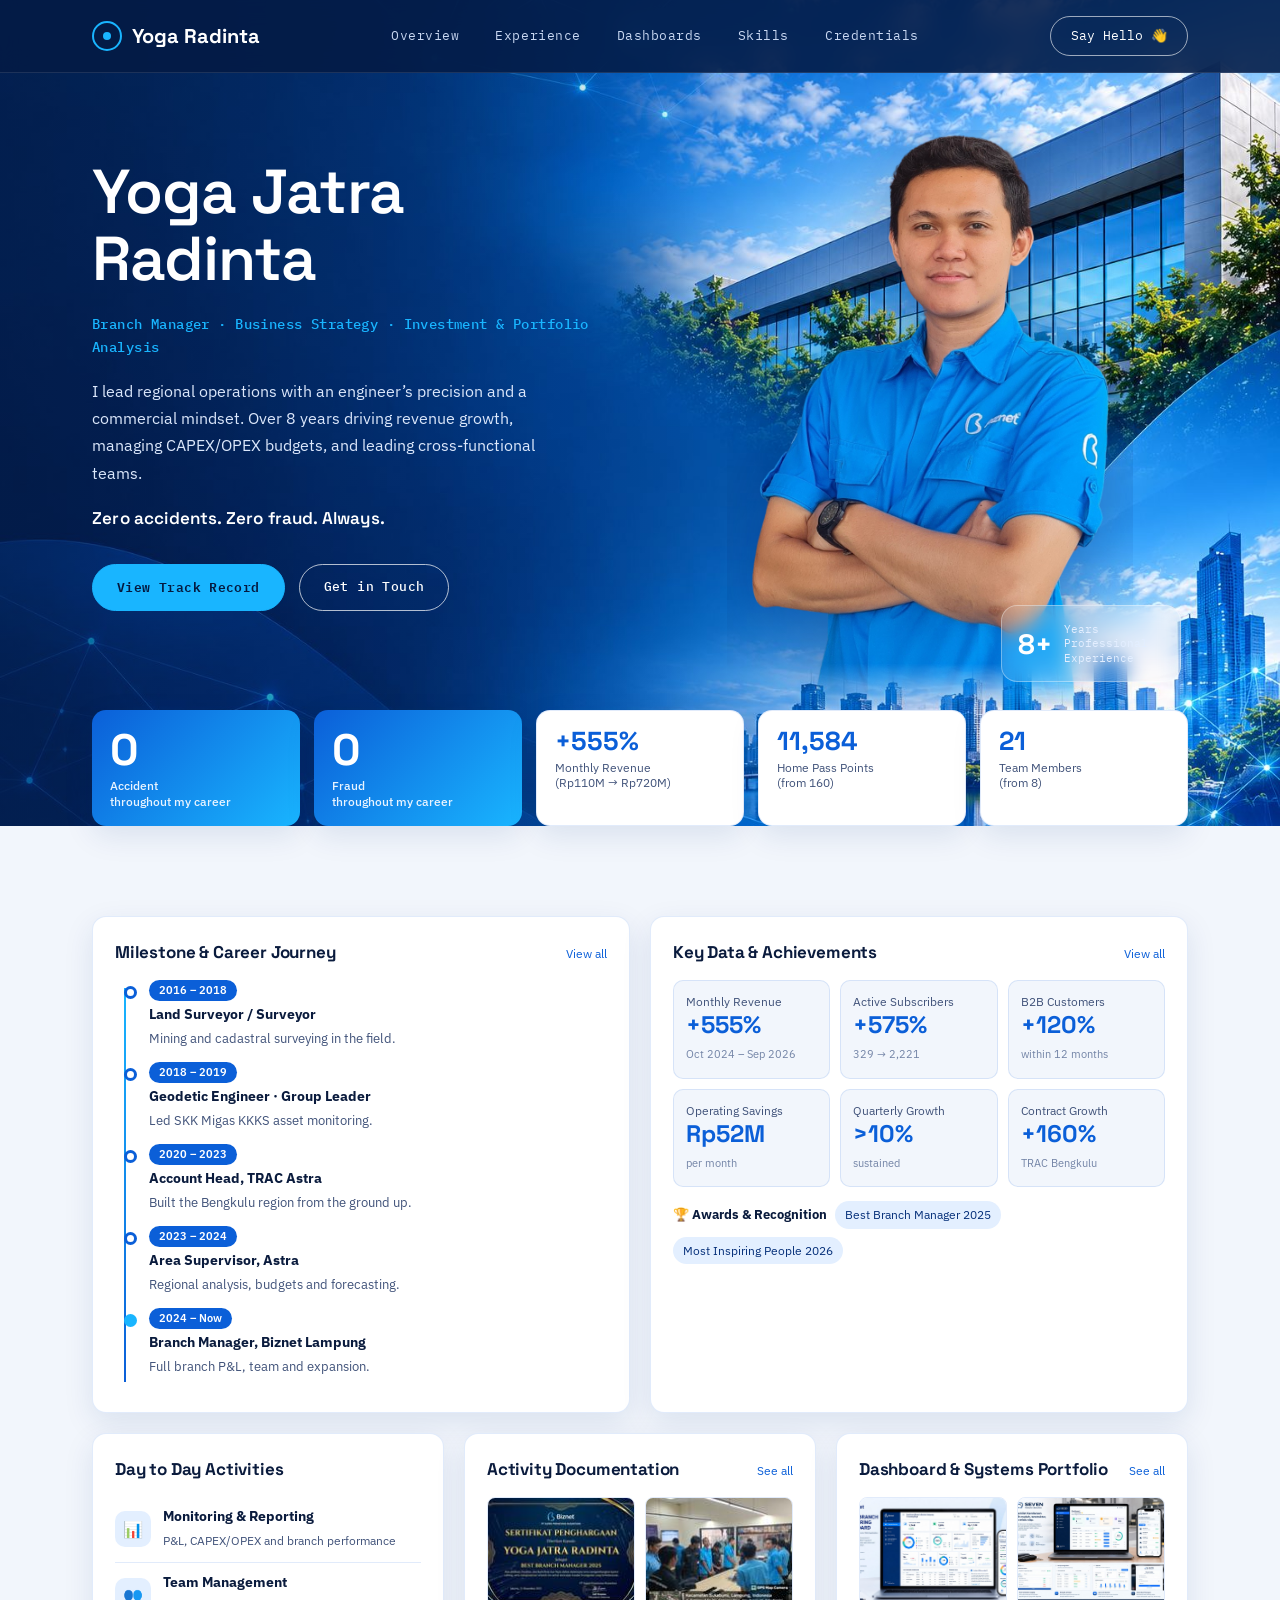
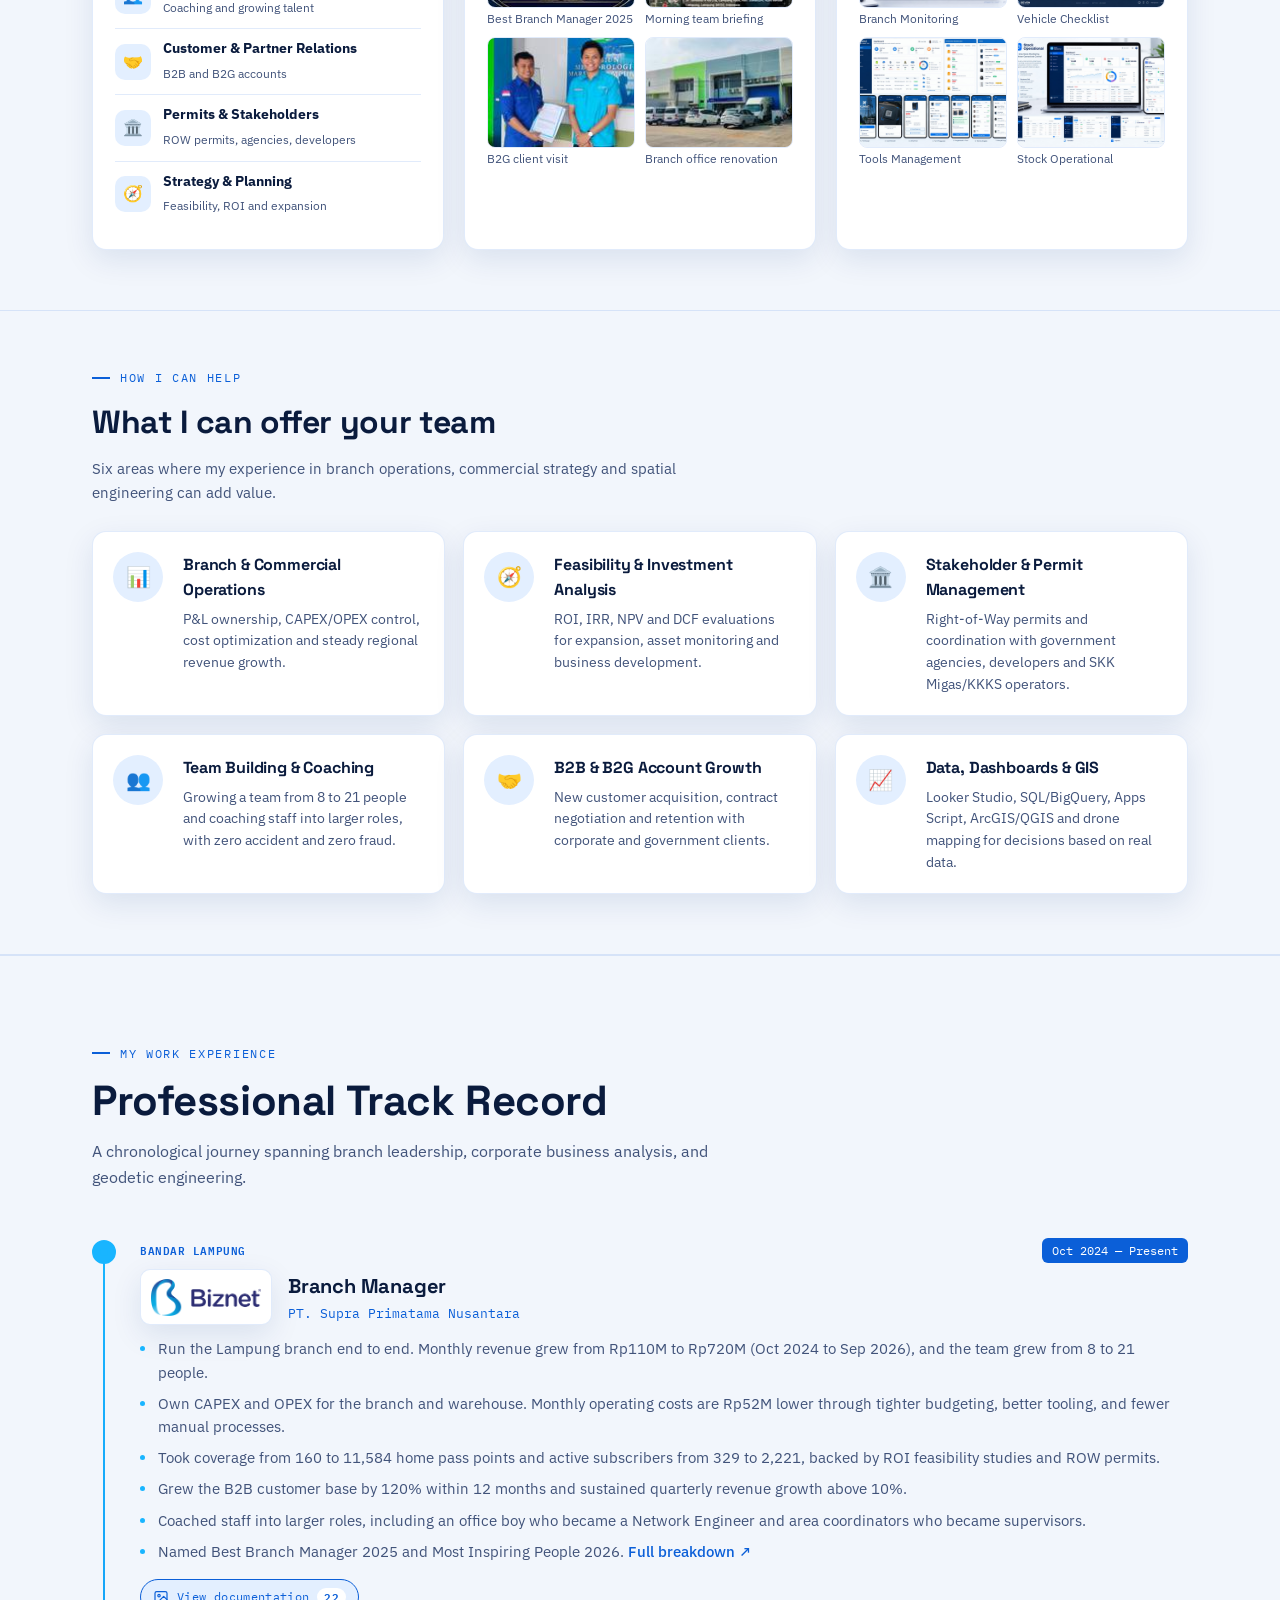
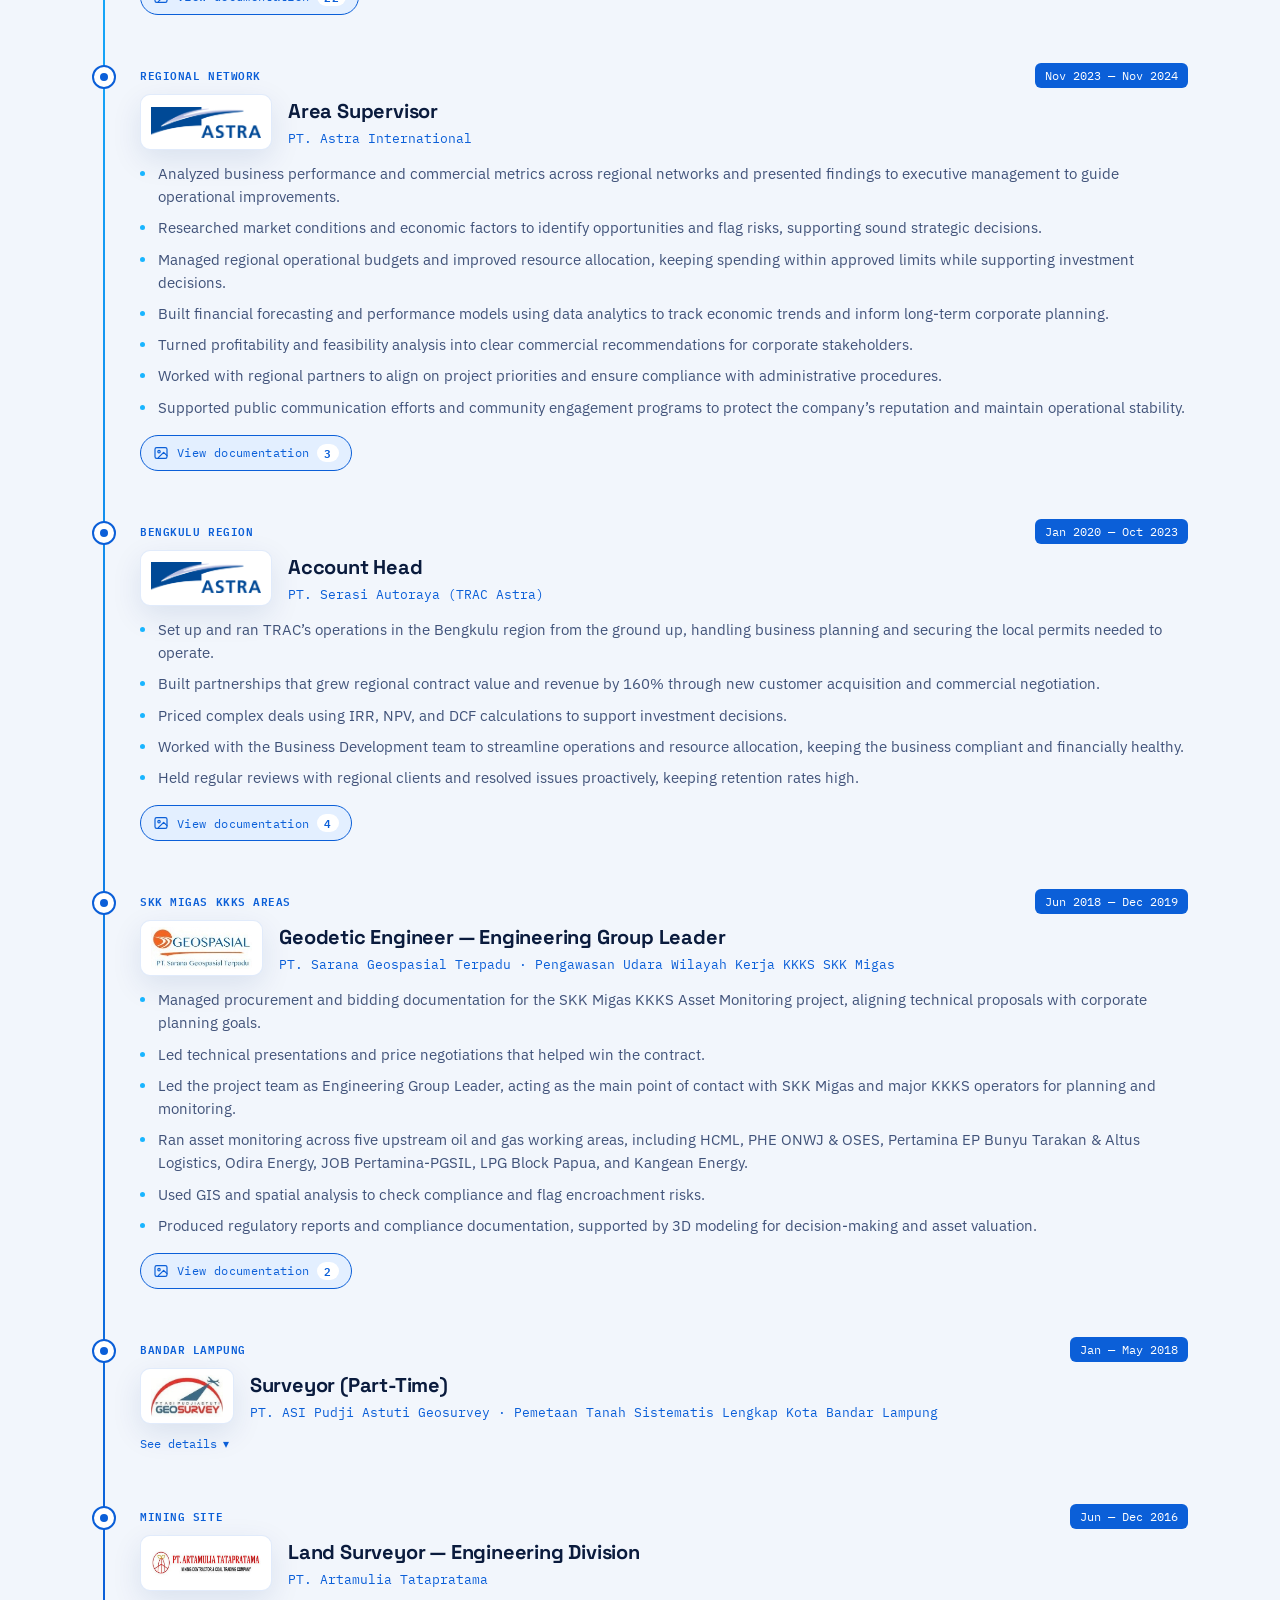
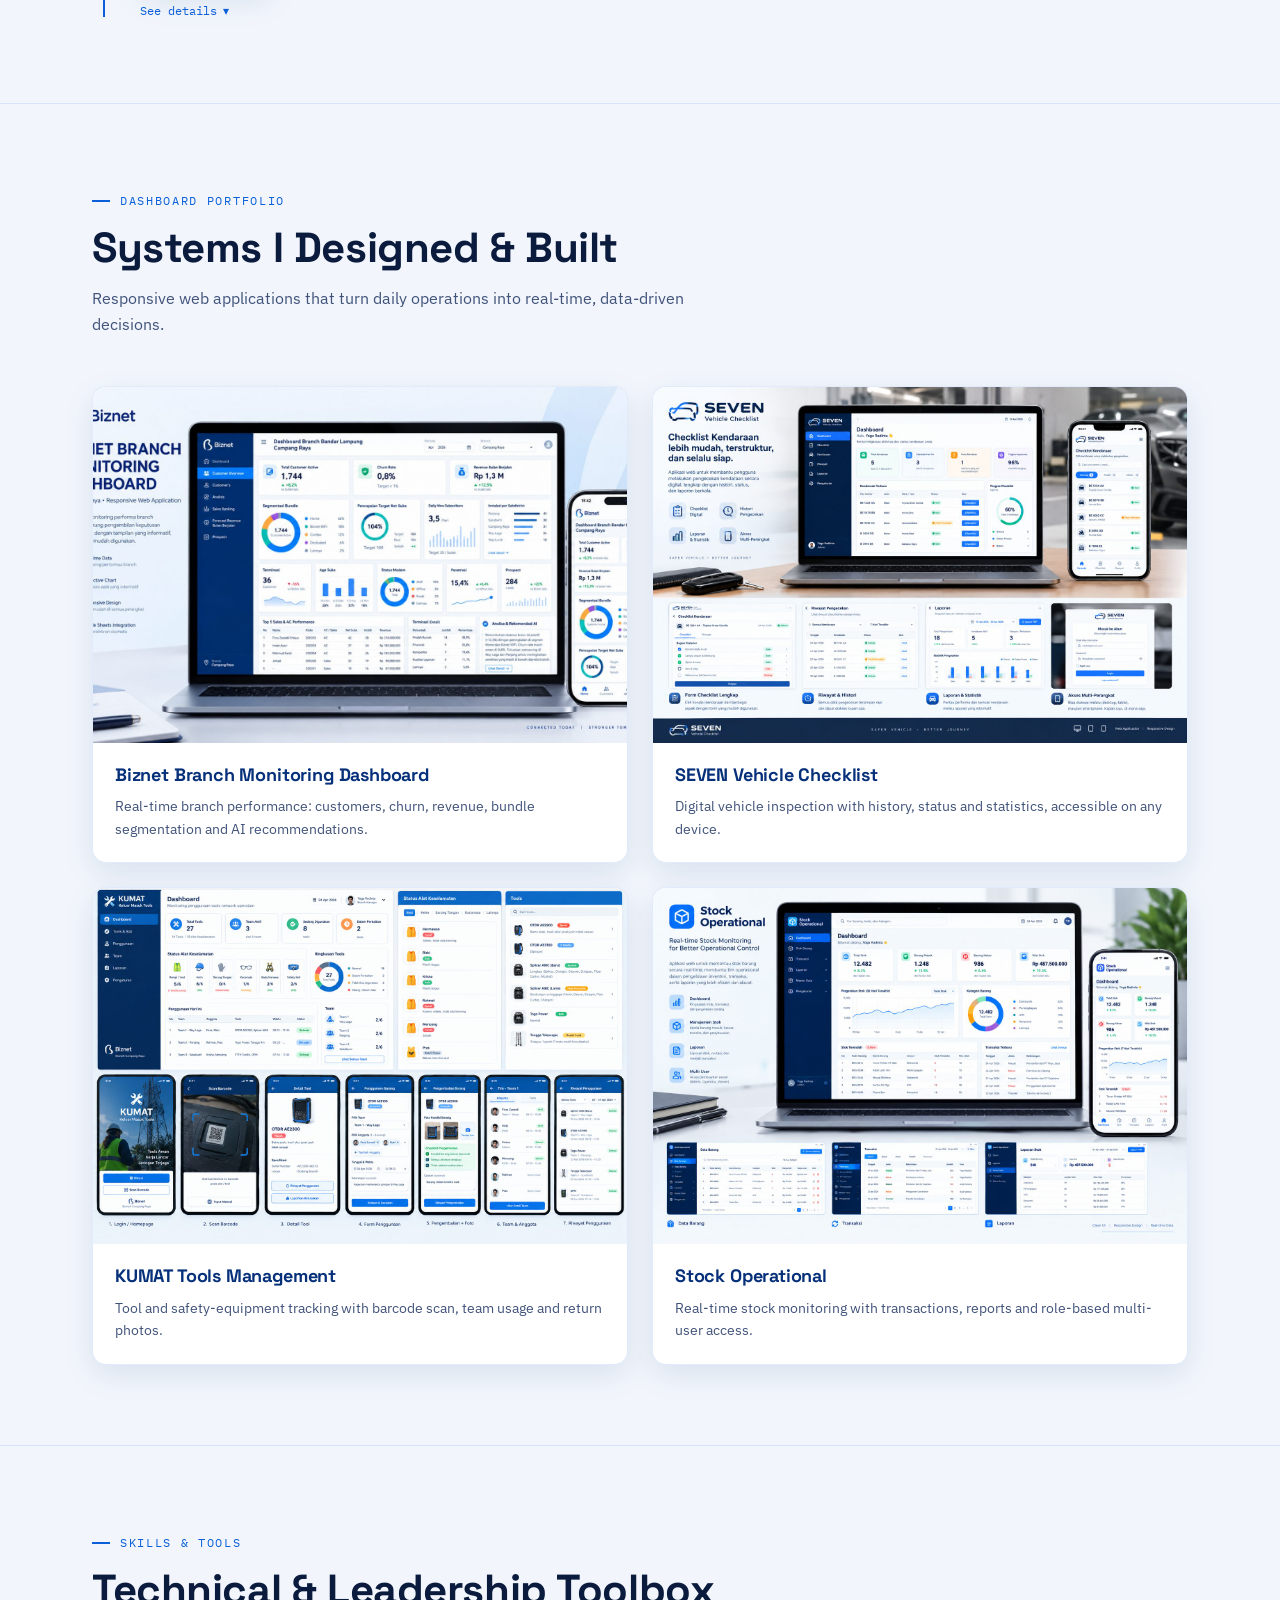
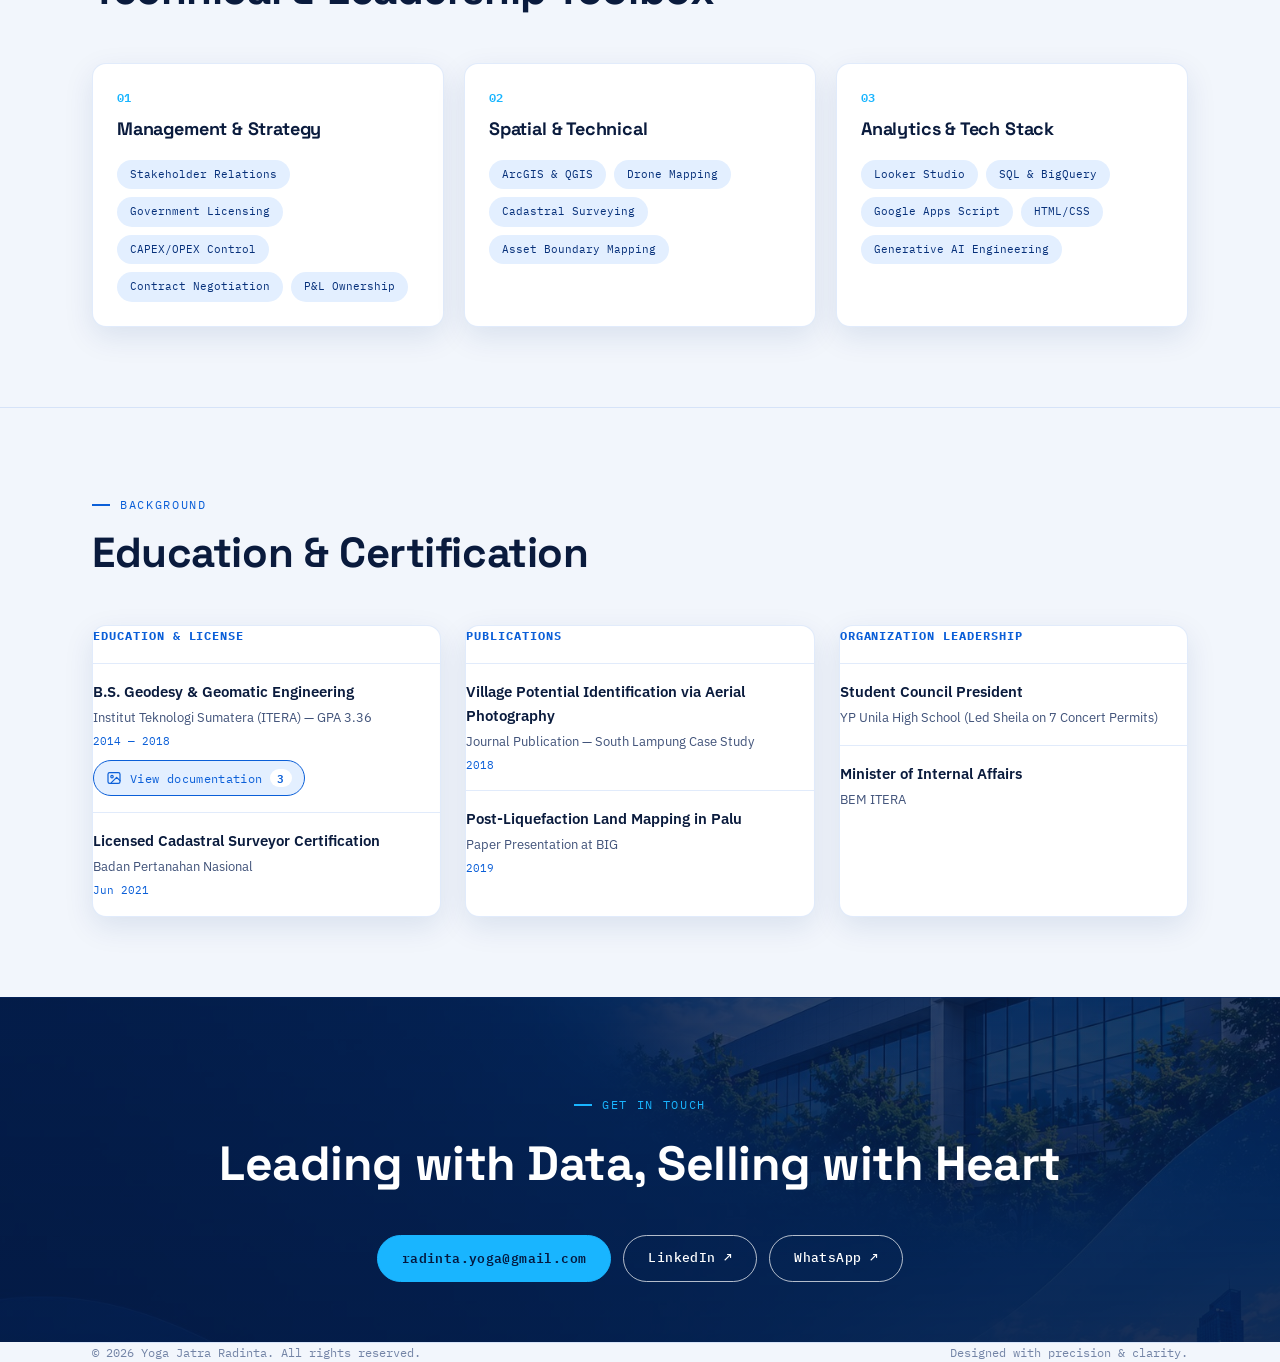
<file: index.html>
<!DOCTYPE html>
<html lang="id">
<head>
<meta charset="UTF-8">
<meta name="viewport" content="width=device-width, initial-scale=1.0">
<title>Yoga Jatra Radinta — Branch Manager &amp; Business Strategist</title>
<meta name="description" content="Portofolio Yoga Jatra Radinta — Branch Manager dengan latar belakang business strategy, investment analysis, dan geodetic engineering.">

<link rel="preconnect" href="https://fonts.googleapis.com">
<link rel="preconnect" href="https://fonts.gstatic.com" crossorigin>
<link href="https://fonts.googleapis.com/css2?family=Playfair+Display:wght@500;600;700&family=Space+Grotesk:wght@500;600;700&family=IBM+Plex+Sans:wght@400;500;600&family=IBM+Plex+Mono:wght@400;500&display=swap" rel="stylesheet">
<link rel="stylesheet" href="style.css">
<link rel="stylesheet" href="theme.css">

<link rel="icon" href="data:image/svg+xml,<svg xmlns=%22http://www.w3.org/2000/svg%22 viewBox=%220 0 100 100%22><circle cx=%2250%22 cy=%2250%22 r=%2246%22 fill=%22%23FFFFFF%22 stroke=%22%232B2B2B%22 stroke-width=%224%22/><circle cx=%2250%22 cy=%2250%22 r=%228%22 fill=%22%232B2B2B%22/></svg>">
</head>
<body>

<nav class="site-nav">
  <div class="nav-inner">
    <a href="#top" class="brand"><span class="brand-mark"></span>Yoga Radinta</a>
    <ul class="nav-links" id="navLinks">
      <li><a href="#overview">Overview</a></li>
      <li><a href="#experience">Experience</a></li>
      <li><a href="#dashboards">Dashboards</a></li>
      <li><a href="#skills">Skills</a></li>
      <li><a href="#credentials">Credentials</a></li>
    </ul>
    <a href="#contact" class="nav-cta">Say Hello 👋</a>
    <button class="nav-toggle" id="navToggle" aria-label="Toggle navigation" aria-expanded="false">
      <svg width="18" height="14" viewBox="0 0 18 14" fill="none"><path d="M0 1H18M0 7H18M0 13H18" stroke="currentColor" stroke-width="1.6"/></svg>
    </button>
  </div>
</nav>

<main id="top">

  <!-- ============ HERO SECTION ============ -->
  <header class="hero wrap">
    <div class="hero-grid">
      <div class="hero-copy">
        <h1 class="hero-name">Yoga Jatra<br>Radinta</h1>
        <p class="role">Branch Manager · Business Strategy · Investment &amp; Portfolio Analysis</p>
        <p class="lede">I lead regional operations with an engineer’s precision and a commercial mindset. Over 8 years driving revenue growth, managing CAPEX/OPEX budgets, and leading cross-functional teams.</p>
        <p class="zero-line">Zero accidents. Zero fraud. Always.</p>
        <div class="hero-actions">
          <a href="#experience" class="btn btn-primary">View Track Record</a>
          <a href="#contact" class="btn btn-ghost">Get in Touch</a>
        </div>
      </div>

      <div class="hero-photo-container">
        <!-- SVG Teal Brush Background Backdrop -->
        <svg class="brush-backdrop" viewBox="0 0 400 400" fill="none" xmlns="http://www.w3.org/2000/svg">
          <path d="M40 180C70 100 200 40 320 90C400 130 380 280 300 340C200 400 90 350 50 280C20 220 20 220 40 180Z" fill="#9E9E9E" fill-opacity="0.2"/>
        </svg>

        <div class="hero-photo-frame">
          <img src="profile.png" alt="Portrait of Yoga Jatra Radinta">
        </div>

        <div class="badge-stamp">
          <div class="num">8+</div>
          <div class="text">Years Professional Experience</div>
        </div>
      </div>
    </div>
  <div class="hero-stats reveal">
    <div class="zero"><b>0</b><span>Accident<br>throughout my career</span></div>
    <div class="zero"><b>0</b><span>Fraud<br>throughout my career</span></div>
    <div><b>+555%</b><span>Monthly Revenue<br>(Rp110M → Rp720M)</span></div>
    <div><b>11,584</b><span>Home Pass Points<br>(from 160)</span></div>
    <div><b>21</b><span>Team Members<br>(from 8)</span></div>
  </div>
  </header>
<div class="hero-wrap-after"></div>
<section id="overview" class="overview">
  <div class="wrap ov-grid">
    <div class="ov-card ov-career">
      <div class="ov-head"><h3>Milestone &amp; Career Journey</h3><a href="#experience">View all</a></div>
      <ul class="mile">
        <li><span class="pill">2016 – 2018</span><b>Land Surveyor / Surveyor</b><em>Mining and cadastral surveying in the field.</em></li>
        <li><span class="pill">2018 – 2019</span><b>Geodetic Engineer · Group Leader</b><em>Led SKK Migas KKKS asset monitoring.</em></li>
        <li><span class="pill">2020 – 2023</span><b>Account Head, TRAC Astra</b><em>Built the Bengkulu region from the ground up.</em></li>
        <li><span class="pill">2023 – 2024</span><b>Area Supervisor, Astra</b><em>Regional analysis, budgets and forecasting.</em></li>
        <li class="now"><span class="pill">2024 – Now</span><b>Branch Manager, Biznet Lampung</b><em>Full branch P&amp;L, team and expansion.</em></li>
      </ul>
    </div>
    <div class="ov-card ov-data">
      <div class="ov-head"><h3>Key Data &amp; Achievements</h3><a href="biznet-lampung.html" target="_blank" rel="noopener">View all</a></div>
      <div class="kd">
        <div><small>Monthly Revenue</small><b>+555%</b><i>Oct 2024 – Sep 2026</i></div>
        <div><small>Active Subscribers</small><b>+575%</b><i>329 → 2,221</i></div>
        <div><small>B2B Customers</small><b>+120%</b><i>within 12 months</i></div>
        <div><small>Operating Savings</small><b>Rp52M</b><i>per month</i></div>
        <div><small>Quarterly Growth</small><b>&gt;10%</b><i>sustained</i></div>
        <div><small>Contract Growth</small><b>+160%</b><i>TRAC Bengkulu</i></div>
      </div>
      <div class="awards"><b>🏆 Awards &amp; Recognition</b><span>Best Branch Manager 2025</span><span>Most Inspiring People 2026</span></div>
    </div>
    <div class="ov-card ov-day">
      <div class="ov-head"><h3>Day to Day Activities</h3></div>
      <ul class="day">
        <li><i>📊</i><div><b>Monitoring &amp; Reporting</b><span>P&amp;L, CAPEX/OPEX and branch performance</span></div></li>
        <li><i>👥</i><div><b>Team Management</b><span>Coaching and growing talent</span></div></li>
        <li><i>🤝</i><div><b>Customer &amp; Partner Relations</b><span>B2B and B2G accounts</span></div></li>
        <li><i>🏛️</i><div><b>Permits &amp; Stakeholders</b><span>ROW permits, agencies, developers</span></div></li>
        <li><i>🧭</i><div><b>Strategy &amp; Planning</b><span>Feasibility, ROI and expansion</span></div></li>
      </ul>
    </div>
    <div class="ov-card ov-doc">
      <div class="ov-head"><h3>Activity Documentation</h3><a href="#experience">See all</a></div>
      <div class="dg">
        <figure><img src="images/thumbs/award-best-branch-manager-2025.jpg" alt="Best Branch Manager 2025" loading="lazy"><figcaption>Best Branch Manager 2025</figcaption></figure>
        <figure><img src="images/thumbs/people-morning-briefing.jpg" alt="Morning briefing" loading="lazy"><figcaption>Morning team briefing</figcaption></figure>
        <figure><img src="images/thumbs/sales-b2b-bmkg.jpg" alt="B2G visit" loading="lazy"><figcaption>B2G client visit</figcaption></figure>
        <figure><img src="images/thumbs/office-after.jpg" alt="Office renovation" loading="lazy"><figcaption>Branch office renovation</figcaption></figure>
      </div>
    </div>
    <div class="ov-card ov-dash">
      <div class="ov-head"><h3>Dashboard &amp; Systems Portfolio</h3><a href="#dashboards">See all</a></div>
      <div class="dg">
        <a href="#dashboards"><img src="images/dash-biznet.jpg" alt="Biznet Branch Monitoring Dashboard" loading="lazy"><span>Branch Monitoring</span></a>
        <a href="#dashboards"><img src="images/dash-seven.jpg" alt="SEVEN Vehicle Checklist" loading="lazy"><span>Vehicle Checklist</span></a>
        <a href="#dashboards"><img src="images/dash-kumat.jpg" alt="KUMAT Tools Management" loading="lazy"><span>Tools Management</span></a>
        <a href="#dashboards"><img src="images/dash-stock.jpg" alt="Stock Operational" loading="lazy"><span>Stock Operational</span></a>
      </div>
    </div>
  </div>
</section>

  <!-- ============ CAPABILITIES / SERVICES SECTION ============ -->
  <section id="services" class="services-section offer">
    <div class="wrap">
      <div class="offer-head reveal">
        <span class="eyebrow">How I Can Help</span>
        <h2>What I can offer your team</h2>
        <p>Six areas where my experience in branch operations, commercial strategy and spatial engineering can add value.</p>
      </div>
      <div class="offer-grid">
        <div class="service-card reveal"><div class="service-icon">📊</div><div class="service-info"><h4>Branch &amp; Commercial Operations</h4><p>P&amp;L ownership, CAPEX/OPEX control, cost optimization and steady regional revenue growth.</p></div></div>
        <div class="service-card reveal"><div class="service-icon">🧭</div><div class="service-info"><h4>Feasibility &amp; Investment Analysis</h4><p>ROI, IRR, NPV and DCF evaluations for expansion, asset monitoring and business development.</p></div></div>
        <div class="service-card reveal"><div class="service-icon">🏛️</div><div class="service-info"><h4>Stakeholder &amp; Permit Management</h4><p>Right-of-Way permits and coordination with government agencies, developers and SKK Migas/KKKS operators.</p></div></div>
        <div class="service-card reveal"><div class="service-icon">👥</div><div class="service-info"><h4>Team Building &amp; Coaching</h4><p>Growing a team from 8 to 21 people and coaching staff into larger roles, with zero accident and zero fraud.</p></div></div>
        <div class="service-card reveal"><div class="service-icon">🤝</div><div class="service-info"><h4>B2B &amp; B2G Account Growth</h4><p>New customer acquisition, contract negotiation and retention with corporate and government clients.</p></div></div>
        <div class="service-card reveal"><div class="service-icon">📈</div><div class="service-info"><h4>Data, Dashboards &amp; GIS</h4><p>Looker Studio, SQL/BigQuery, Apps Script, ArcGIS/QGIS and drone mapping for decisions based on real data.</p></div></div>
      </div>
    </div>
  </section>

  <!-- ============ EXPERIENCE SECTION ============ -->
  <section id="experience">
    <div class="wrap">
      <div class="section-head reveal">
        <span class="eyebrow">My Work Experience</span>
        <h2>Professional Track Record</h2>
        <p>A chronological journey spanning branch leadership, corporate business analysis, and geodetic engineering.</p>
      </div>

      <div class="traverse">

        <article class="stop current reveal">
          <span class="stop-marker" aria-hidden="true"></span>
          <div class="stop-head">
            <span class="stop-coord">BANDAR LAMPUNG</span>
            <span class="dates">Oct 2024 — Present</span>
          </div>
          <div class="stop-id">
            <div class="stop-logo"><img src="images/logos/biznet.png" alt="Biznet logo"></div>
            <div>
              <h3>Branch Manager</h3>
          <span class="org">PT. Supra Primatama Nusantara</span>
            </div>
          </div>
          <ul>
            <li>Run the Lampung branch end to end. Monthly revenue grew from Rp110M to Rp720M (Oct 2024 to Sep 2026), and the team grew from 8 to 21 people.</li>
            <li>Own CAPEX and OPEX for the branch and warehouse. Monthly operating costs are Rp52M lower through tighter budgeting, better tooling, and fewer manual processes.</li>
            <li>Took coverage from 160 to 11,584 home pass points and active subscribers from 329 to 2,221, backed by ROI feasibility studies and ROW permits.</li>
            <li>Grew the B2B customer base by 120% within 12 months and sustained quarterly revenue growth above 10%.</li>
            <li>Coached staff into larger roles, including an office boy who became a Network Engineer and area coordinators who became supervisors.</li>
            <li>Named Best Branch Manager 2025 and Most Inspiring People 2026. <a href="biznet-lampung.html" target="_blank" rel="noopener" class="inline-link">Full breakdown ↗</a></li>
          </ul>
          <div class="card-foot">
            <button type="button" class="doc-btn" data-doc="biznet" aria-haspopup="dialog">
              <svg width="16" height="16" viewBox="0 0 24 24" fill="none" stroke="currentColor" stroke-width="1.8" stroke-linecap="round" stroke-linejoin="round" aria-hidden="true"><rect x="3" y="4" width="18" height="16" rx="2.5"/><circle cx="9" cy="10" r="1.8"/><path d="M21 16l-5-5-8 8"/></svg>
              <span>View documentation</span>
              <span class="doc-count" data-doc-count></span>
            </button>
          </div>
        </article>

        <article class="stop reveal">
          <span class="stop-marker" aria-hidden="true"></span>
          <div class="stop-head">
            <span class="stop-coord">REGIONAL NETWORK</span>
            <span class="dates">Nov 2023 — Nov 2024</span>
          </div>
          <div class="stop-id">
            <div class="stop-logo"><img src="images/logos/astra.png" alt="Astra logo"></div>
            <div>
              <h3>Area Supervisor</h3>
          <span class="org">PT. Astra International</span>
            </div>
          </div>
          <ul>
            <li>Analyzed business performance and commercial metrics across regional networks and presented findings to executive management to guide operational improvements.</li>
            <li>Researched market conditions and economic factors to identify opportunities and flag risks, supporting sound strategic decisions.</li>
            <li>Managed regional operational budgets and improved resource allocation, keeping spending within approved limits while supporting investment decisions.</li>
            <li>Built financial forecasting and performance models using data analytics to track economic trends and inform long-term corporate planning.</li>
            <li>Turned profitability and feasibility analysis into clear commercial recommendations for corporate stakeholders.</li>
            <li>Worked with regional partners to align on project priorities and ensure compliance with administrative procedures.</li>
            <li>Supported public communication efforts and community engagement programs to protect the company&rsquo;s reputation and maintain operational stability.</li>
          </ul>
          <div class="card-foot">
            <button type="button" class="doc-btn" data-doc="area-supervisor" aria-haspopup="dialog">
              <svg width="16" height="16" viewBox="0 0 24 24" fill="none" stroke="currentColor" stroke-width="1.8" stroke-linecap="round" stroke-linejoin="round" aria-hidden="true"><rect x="3" y="4" width="18" height="16" rx="2.5"/><circle cx="9" cy="10" r="1.8"/><path d="M21 16l-5-5-8 8"/></svg>
              <span>View documentation</span>
              <span class="doc-count" data-doc-count></span>
            </button>
          </div>
        </article>

        <article class="stop reveal">
          <span class="stop-marker" aria-hidden="true"></span>
          <div class="stop-head">
            <span class="stop-coord">BENGKULU REGION</span>
            <span class="dates">Jan 2020 — Oct 2023</span>
          </div>
          <div class="stop-id">
            <div class="stop-logo"><img src="images/logos/astra.png" alt="Astra Group logo"></div>
            <div>
              <h3>Account Head</h3>
          <span class="org">PT. Serasi Autoraya (TRAC Astra)</span>
            </div>
          </div>
          <ul>
            <li>Set up and ran TRAC&rsquo;s operations in the Bengkulu region from the ground up, handling business planning and securing the local permits needed to operate.</li>
            <li>Built partnerships that grew regional contract value and revenue by 160% through new customer acquisition and commercial negotiation.</li>
            <li>Priced complex deals using IRR, NPV, and DCF calculations to support investment decisions.</li>
            <li>Worked with the Business Development team to streamline operations and resource allocation, keeping the business compliant and financially healthy.</li>
            <li>Held regular reviews with regional clients and resolved issues proactively, keeping retention rates high.</li>
          </ul>
          <div class="card-foot">
            <button type="button" class="doc-btn" data-doc="account-head" aria-haspopup="dialog">
              <svg width="16" height="16" viewBox="0 0 24 24" fill="none" stroke="currentColor" stroke-width="1.8" stroke-linecap="round" stroke-linejoin="round" aria-hidden="true"><rect x="3" y="4" width="18" height="16" rx="2.5"/><circle cx="9" cy="10" r="1.8"/><path d="M21 16l-5-5-8 8"/></svg>
              <span>View documentation</span>
              <span class="doc-count" data-doc-count></span>
            </button>
          </div>
        </article>

        <article class="stop reveal">
          <span class="stop-marker" aria-hidden="true"></span>
          <div class="stop-head">
            <span class="stop-coord">SKK MIGAS KKKS AREAS</span>
            <span class="dates">Jun 2018 — Dec 2019</span>
          </div>
          <div class="stop-id">
            <div class="stop-logo"><img src="images/logos/sarana-geospasial.jpg" alt="PT. Sarana Geospasial Terpadu logo"></div>
            <div>
              <h3>Geodetic Engineer — Engineering Group Leader</h3>
          <span class="org">PT. Sarana Geospasial Terpadu · Pengawasan Udara Wilayah Kerja KKKS SKK Migas</span>
            </div>
          </div>
          <ul>
            <li>Managed procurement and bidding documentation for the SKK Migas KKKS Asset Monitoring project, aligning technical proposals with corporate planning goals.</li>
            <li>Led technical presentations and price negotiations that helped win the contract.</li>
            <li>Led the project team as Engineering Group Leader, acting as the main point of contact with SKK Migas and major KKKS operators for planning and monitoring.</li>
            <li>Ran asset monitoring across five upstream oil and gas working areas, including HCML, PHE ONWJ &amp; OSES, Pertamina EP Bunyu Tarakan &amp; Altus Logistics, Odira Energy, JOB Pertamina-PGSIL, LPG Block Papua, and Kangean Energy.</li>
            <li>Used GIS and spatial analysis to check compliance and flag encroachment risks.</li>
            <li>Produced regulatory reports and compliance documentation, supported by 3D modeling for decision-making and asset valuation.</li>
          </ul>
          <div class="card-foot">
            <button type="button" class="doc-btn" data-doc="geodetic" aria-haspopup="dialog">
              <svg width="16" height="16" viewBox="0 0 24 24" fill="none" stroke="currentColor" stroke-width="1.8" stroke-linecap="round" stroke-linejoin="round" aria-hidden="true"><rect x="3" y="4" width="18" height="16" rx="2.5"/><circle cx="9" cy="10" r="1.8"/><path d="M21 16l-5-5-8 8"/></svg>
              <span>View documentation</span>
              <span class="doc-count" data-doc-count></span>
            </button>
          </div>
        </article>

        <article class="stop collapsed reveal">
          <span class="stop-marker" aria-hidden="true"></span>
          <div class="stop-head">
            <span class="stop-coord">BANDAR LAMPUNG</span>
            <span class="dates">Jan — May 2018</span>
          </div>
          <div class="stop-id">
            <div class="stop-logo"><img src="images/logos/asi-pudjiastuti.jpg" alt="PT. ASI Pudjiastuti Geosurvey logo"></div>
            <div>
              <h3>Surveyor (Part-Time)</h3>
          <span class="org">PT. ASI Pudji Astuti Geosurvey · Pemetaan Tanah Sistematis Lengkap Kota Bandar Lampung</span>
            </div>
          </div>
          <ul>
            <li>Collected land data for registration using GPS geodetic surveying.</li>
            <li>Processed and plotted survey data.</li>
            <li>Drafted cadastral maps and result visualizations.</li>
          </ul>
          <button class="stop-toggle" data-toggle>See details <span class="chev">▾</span></button>
        </article>

        <article class="stop collapsed reveal">
          <span class="stop-marker" aria-hidden="true"></span>
          <div class="stop-head">
            <span class="stop-coord">MINING SITE</span>
            <span class="dates">Jun — Dec 2016</span>
          </div>
          <div class="stop-id">
            <div class="stop-logo"><img src="images/logos/artamulia-tatapratama.jpg" alt="PT. Artamulia Tatapratama logo"></div>
            <div>
              <h3>Land Surveyor — Engineering Division</h3>
          <span class="org">PT. Artamulia Tatapratama</span>
            </div>
          </div>
          <ul>
            <li>Ran topographic, stake-out, and drill-hole surveys on a regular basis to keep face position, road, and infrastructure data current.</li>
            <li>Planned and conducted surveys to establish baseline and mining boundaries.</li>
            <li>Prepared weekly and monthly reports calculating mining and stockpile volumes.</li>
            <li>Joined owner&ndash;contractor surveys to reconcile mining and stockpile volumes.</li>
            <li>Calibrated surveying instruments to maintain accuracy.</li>
            <li>Maintained accurate survey records and documentation.</li>
          </ul>
          <button class="stop-toggle" data-toggle>See details <span class="chev">▾</span></button>
        </article>

      </div>
    </div>
  </section>

  <section id="dashboards">
  <div class="wrap">
    <div class="section-head reveal"><span class="eyebrow">Dashboard Portfolio</span><h2>Systems I Designed &amp; Built</h2>
    <p>Responsive web applications that turn daily operations into real-time, data-driven decisions.</p></div>
    <div class="dash-showcase">
      <a class="reveal" href="images/dash-biznet.jpg" target="_blank" rel="noopener"><img src="images/dash-biznet.jpg" alt="Biznet Branch Monitoring Dashboard" loading="lazy"><div><h4>Biznet Branch Monitoring Dashboard</h4><p>Real-time branch performance: customers, churn, revenue, bundle segmentation and AI recommendations.</p></div></a>
      <a class="reveal" href="images/dash-seven.jpg" target="_blank" rel="noopener"><img src="images/dash-seven.jpg" alt="SEVEN Vehicle Checklist" loading="lazy"><div><h4>SEVEN Vehicle Checklist</h4><p>Digital vehicle inspection with history, status and statistics, accessible on any device.</p></div></a>
      <a class="reveal" href="images/dash-kumat.jpg" target="_blank" rel="noopener"><img src="images/dash-kumat.jpg" alt="KUMAT Tools Management" loading="lazy"><div><h4>KUMAT Tools Management</h4><p>Tool and safety-equipment tracking with barcode scan, team usage and return photos.</p></div></a>
      <a class="reveal" href="images/dash-stock.jpg" target="_blank" rel="noopener"><img src="images/dash-stock.jpg" alt="Stock Operational" loading="lazy"><div><h4>Stock Operational</h4><p>Real-time stock monitoring with transactions, reports and role-based multi-user access.</p></div></a>
    </div>
  </div>
</section>

  <!-- ============ SKILLS SECTION ============ -->
  <section id="skills">
    <div class="wrap">
      <div class="section-head reveal">
        <span class="eyebrow">Skills &amp; Tools</span>
        <h2>Technical &amp; Leadership Toolbox</h2>
      </div>
      <div class="skills-grid">
        <div class="skill-card reveal">
          <div class="idx">01</div>
          <h3>Management &amp; Strategy</h3>
          <div class="chip-row">
            <span class="chip">Stakeholder Relations</span>
            <span class="chip">Government Licensing</span>
            <span class="chip">CAPEX/OPEX Control</span>
            <span class="chip">Contract Negotiation</span>
            <span class="chip">P&amp;L Ownership</span>
          </div>
        </div>
        <div class="skill-card reveal">
          <div class="idx">02</div>
          <h3>Spatial &amp; Technical</h3>
          <div class="chip-row">
            <span class="chip">ArcGIS &amp; QGIS</span>
            <span class="chip">Drone Mapping</span>
            <span class="chip">Cadastral Surveying</span>
            <span class="chip">Asset Boundary Mapping</span>
          </div>
        </div>
        <div class="skill-card reveal">
          <div class="idx">03</div>
          <h3>Analytics &amp; Tech Stack</h3>
          <div class="chip-row">
            <span class="chip">Looker Studio</span>
            <span class="chip">SQL &amp; BigQuery</span>
            <span class="chip">Google Apps Script</span>
            <span class="chip">HTML/CSS</span>
            <span class="chip">Generative AI Engineering</span>
          </div>
        </div>
      </div>
    </div>
  </section>

  <!-- ============ CREDENTIALS SECTION ============ -->
  <section id="credentials">
    <div class="wrap">
      <div class="section-head reveal">
        <span class="eyebrow">Background</span>
        <h2>Education &amp; Certification</h2>
      </div>
      <div class="cred-grid">
        <div class="cred-col reveal">
          <h3>Education &amp; License</h3>
          <div class="cred-item">
            <div class="t">B.S. Geodesy &amp; Geomatic Engineering</div>
            <div class="s">Institut Teknologi Sumatera (ITERA) — GPA 3.36</div>
            <div class="d">2014 — 2018</div>
            <div class="card-foot">
            <button type="button" class="doc-btn" data-doc="itera" aria-haspopup="dialog">
              <svg width="16" height="16" viewBox="0 0 24 24" fill="none" stroke="currentColor" stroke-width="1.8" stroke-linecap="round" stroke-linejoin="round" aria-hidden="true"><rect x="3" y="4" width="18" height="16" rx="2.5"/><circle cx="9" cy="10" r="1.8"/><path d="M21 16l-5-5-8 8"/></svg>
              <span>View documentation</span>
              <span class="doc-count" data-doc-count></span>
            </button>
          </div>
          </div>
          <div class="cred-item">
            <div class="t">Licensed Cadastral Surveyor Certification</div>
            <div class="s">Badan Pertanahan Nasional</div>
            <div class="d">Jun 2021</div>
          </div>
        </div>

        <div class="cred-col reveal">
          <h3>Publications</h3>
          <div class="cred-item">
            <div class="t">Village Potential Identification via Aerial Photography</div>
            <div class="s">Journal Publication — South Lampung Case Study</div>
            <div class="d">2018</div>
          </div>
          <div class="cred-item">
            <div class="t">Post-Liquefaction Land Mapping in Palu</div>
            <div class="s">Paper Presentation at BIG</div>
            <div class="d">2019</div>
          </div>
        </div>

        <div class="cred-col reveal">
          <h3>Organization Leadership</h3>
          <div class="cred-item">
            <div class="t">Student Council President</div>
            <div class="s">YP Unila High School (Led Sheila on 7 Concert Permits)</div>
          </div>
          <div class="cred-item">
            <div class="t">Minister of Internal Affairs</div>
            <div class="s">BEM ITERA</div>
          </div>
        </div>
      </div>
    </div>
  </section>

  <!-- ============ CONTACT SECTION ============ -->
  <section id="contact" class="contact">
    <div class="wrap">
      <span class="eyebrow">Get In Touch</span>
      <h2>Leading with Data, Selling with Heart</h2>
      <div class="contact-links">
        <a href="mailto:radinta.yoga@gmail.com" class="btn btn-primary">radinta.yoga@gmail.com</a>
        <a href="https://www.linkedin.com/in/yoga-jatra-radinta-020005148/" target="_blank" rel="noopener" class="btn btn-ghost">LinkedIn ↗</a>
        <a href="https://wa.me/6282180669000?text=Halo%20Yoga%2C%20saya%20melihat%20portofolio%20Anda%20dan%20ingin%20berdiskusi." target="_blank" rel="noopener" class="btn btn-ghost btn-wa" title="Chat via WhatsApp: 0821-8066-9000" aria-label="Chat via WhatsApp 0821-8066-9000">WhatsApp ↗</a>
      </div>
    </div>
  </section>

  <footer class="wrap">
    <span>© <span id="year"></span> Yoga Jatra Radinta. All rights reserved.</span>
    <span>Designed with precision &amp; clarity.</span>
  </footer>

</main>


<!-- ============ DOCUMENTATION POPUP ============ -->
<div class="doc-modal" id="docModal" hidden>
  <div class="doc-backdrop" data-doc-close></div>
  <div class="doc-panel" role="dialog" aria-modal="true" aria-labelledby="docTitle">
    <div class="doc-head">
      <div>
        <span class="eyebrow" id="docEyebrow">Documentation</span>
        <h3 id="docTitle"></h3>
      </div>
      <button type="button" class="doc-close" id="docClose" aria-label="Close documentation">
        <svg width="16" height="16" viewBox="0 0 24 24" fill="none" stroke="currentColor" stroke-width="2" stroke-linecap="round" aria-hidden="true"><path d="M6 6l12 12M18 6L6 18"/></svg>
      </button>
    </div>
    <div class="doc-stage" id="docStage">
      <img id="docImg" alt="">
      <button type="button" class="doc-nav prev" id="docPrev" aria-label="Previous photo">
        <svg width="18" height="18" viewBox="0 0 24 24" fill="none" stroke="currentColor" stroke-width="2.2" stroke-linecap="round" stroke-linejoin="round" aria-hidden="true"><path d="M15 5l-7 7 7 7"/></svg>
      </button>
      <button type="button" class="doc-nav next" id="docNext" aria-label="Next photo">
        <svg width="18" height="18" viewBox="0 0 24 24" fill="none" stroke="currentColor" stroke-width="2.2" stroke-linecap="round" stroke-linejoin="round" aria-hidden="true"><path d="M9 5l7 7-7 7"/></svg>
      </button>
    </div>
    <div class="doc-caption" aria-live="polite">
      <span class="doc-tag" id="docTag"></span>
      <span class="doc-title" id="docCaption"></span>
      <span class="doc-pos" id="docPos"></span>
    </div>
    <div class="doc-thumbs" id="docThumbs" role="group" aria-label="Photo thumbnails"></div>
  </div>
</div>

<script src="script.js"></script>
</body>
</html>
</file>
<file: style.css>
/* ============================================================
   YOGA JATRA RADINTA — PORTFOLIO
   Design concept: "The Traverse Line x Light Creative Studio"
   Combines Geodetic Engineering & Business Strategy with 
   a warm, clean, editorial light theme.
   ============================================================ */

:root {
  /* --- Color Tokens (Light / Warm Theme) --- */
  --bg-main: #FFFFFF;         /* Pure white background */
  --bg-card: #FFFFFF;         /* Pure White for cards & containers */
  --bg-accent: #F4F4F4;       /* Light neutral gray */
  
  --ink-950: #1A1A1A;         /* Primary heading & body text */
  --ink-700: #4A4A4A;         /* Secondary text */
  --ink-500: #7A7A7A;         /* Muted text / labels */
  
  --accent-gold: #BDBDBD;     /* Warm Gold / Yellow (from design sample) */
  --accent-teal: #3A3A3A;     /* Deep Emerald Teal for technical highlights */
  --accent-teal-light: #EEEEEE;
  --accent-coral: #2B2B2B;    /* Coral Accent for CTAs */
  
  --line: rgba(26, 26, 26, 0.08);

  /* --- Type --- */
  --font-display: 'Space Grotesk', sans-serif;
  --font-name: 'Playfair Display', Georgia, 'Times New Roman', serif;
  --font-body: 'IBM Plex Sans', sans-serif;
  --font-mono: 'IBM Plex Mono', monospace;

  --container: 1160px;
}

*, *::before, *::after { box-sizing: border-box; }
/* scroll-padding keeps anchored sections (and the top of the page) clear of the fixed nav */
html { scroll-behavior: smooth; scroll-padding-top: 88px; }
section[id], header[id], main[id] { scroll-margin-top: 88px; }

@media (prefers-reduced-motion: reduce) {
  html { scroll-behavior: auto; }
  *, *::before, *::after {
    animation-duration: 0.01ms !important;
    animation-iteration-count: 1 !important;
    transition-duration: 0.01ms !important;
    scroll-behavior: auto !important;
  }
}

body {
  margin: 0;
  background: var(--bg-main);
  color: var(--ink-950);
  font-family: var(--font-body);
  font-size: 16px;
  line-height: 1.6;
  -webkit-font-smoothing: antialiased;
  overflow-x: hidden;
}

img { max-width: 100%; display: block; }
a { color: inherit; text-decoration: none; }
ul { margin: 0; padding: 0; list-style: none; }
h1, h2, h3, h4 { margin: 0; font-family: var(--font-display); font-weight: 700; letter-spacing: -0.01em; }
p { margin: 0; }

::selection { background: var(--accent-gold); color: var(--ink-950); }

a:focus-visible, button:focus-visible, .nav-toggle:focus-visible {
  outline: 2px solid var(--accent-teal);
  outline-offset: 3px;
  border-radius: 4px;
}

.wrap {
  max-width: var(--container);
  margin: 0 auto;
  padding: 0 32px;
}

.eyebrow {
  font-family: var(--font-mono);
  font-size: 12px;
  letter-spacing: 0.14em;
  text-transform: uppercase;
  color: var(--accent-coral);
  display: inline-flex;
  align-items: center;
  gap: 10px;
}
.eyebrow::before {
  content: '';
  width: 18px;
  height: 2px;
  background: var(--accent-coral);
  display: inline-block;
}

.section-head {
  margin-bottom: 48px;
  max-width: 640px;
}
.section-head h2 {
  font-size: clamp(28px, 4vw, 42px);
  margin-top: 14px;
  color: var(--ink-950);
}
.section-head p {
  margin-top: 14px;
  color: var(--ink-700);
  font-size: 16px;
}

section {
  position: relative;
  padding: 90px 0;
}
section + section {
  border-top: 1px solid var(--line);
}

/* ---------------- Nav ---------------- */
.site-nav {
  position: fixed;
  top: 0; left: 0; right: 0;
  z-index: 50;
  background: rgba(255, 255, 255, 0.85);
  backdrop-filter: blur(12px);
  -webkit-backdrop-filter: blur(12px);
  border-bottom: 1px solid var(--line);
}
.nav-inner {
  max-width: var(--container);
  margin: 0 auto;
  padding: 0 32px;
  height: 72px;
  display: flex;
  align-items: center;
  justify-content: space-between;
}
.brand {
  font-family: var(--font-display);
  font-size: 20px;
  font-weight: 700;
  color: var(--ink-950);
  display: flex;
  align-items: center;
  gap: 10px;
}
.brand-mark {
  width: 30px; height: 30px;
  border: 2px solid var(--accent-gold);
  border-radius: 50%;
  display: grid;
  place-items: center;
  position: relative;
}
.brand-mark::before {
  content: '';
  width: 8px; height: 8px;
  background: var(--accent-gold);
  border-radius: 50%;
}
.nav-links {
  display: flex;
  gap: 36px;
  font-family: var(--font-mono);
  font-size: 13px;
  letter-spacing: 0.04em;
}
.nav-links a {
  color: var(--ink-700);
  position: relative;
  padding: 4px 0;
  transition: color 0.2s ease;
}
.nav-links a:hover { color: var(--ink-950); }
.nav-links a::after {
  content: '';
  position: absolute;
  left: 0; bottom: 0;
  width: 0; height: 2px;
  background: var(--accent-coral);
  transition: width 0.25s ease;
}
.nav-links a:hover::after { width: 100%; }

.nav-cta {
  font-family: var(--font-mono);
  font-size: 13px;
  border: 1px solid var(--ink-950);
  color: var(--ink-950);
  padding: 9px 20px;
  border-radius: 30px;
  transition: all 0.2s ease;
  white-space: nowrap;
}
.nav-cta:hover {
  background: var(--ink-950);
  color: var(--bg-main);
}

.nav-toggle {
  display: none;
  background: none;
  border: 1px solid var(--line);
  border-radius: 6px;
  width: 40px; height: 40px;
  color: var(--ink-950);
  cursor: pointer;
  align-items: center;
  justify-content: center;
}

/* ---------------- Hero Section (Matched with Image Style) ---------------- */
/* .hero.wrap (higher specificity) so the later `.wrap { padding: 0 20px }` mobile rule
   can no longer wipe out the top padding that clears the fixed nav */
.hero.wrap {
  padding: 150px 32px 80px;
  position: relative;
  overflow-x: clip;
}
.hero-grid {
  display: grid;
  grid-template-columns: 1fr 1.1fr;
  gap: 40px;
  align-items: center;
}
.hero-copy h1 {
  font-size: clamp(40px, 5.5vw, 68px);
  line-height: 1.05;
  color: var(--ink-950);
  font-weight: 700;
}
.hero-copy h1.hero-name {
  font-family: var(--font-name);
  font-weight: 600;
  letter-spacing: -0.015em;
  line-height: 1.08;
  font-size: clamp(38px, 5vw, 62px);
}
.hero-copy h1.hero-name + .role { margin-top: 20px; }
.service-icon { filter: grayscale(1); }
.hero-copy .role {
  margin-top: 18px;
  font-family: var(--font-mono);
  font-size: 13px;
  color: var(--accent-teal);
  letter-spacing: 0.03em;
  font-weight: 500;
}
.hero-copy .lede {
  margin-top: 20px;
  font-size: 16px;
  color: var(--ink-700);
  max-width: 460px;
  line-height: 1.7;
}

.hero-actions {
  margin-top: 32px;
  display: flex;
  gap: 14px;
  flex-wrap: wrap;
}
.btn {
  font-family: var(--font-mono);
  font-size: 13px;
  letter-spacing: 0.03em;
  padding: 12px 24px;
  border-radius: 30px;
  display: inline-flex;
  align-items: center;
  gap: 10px;
  transition: all 0.2s ease;
}
.btn-primary {
  background: var(--accent-coral);
  color: #FFFFFF;
  border: 1px solid var(--accent-coral);
  font-weight: 600;
}
.btn-primary:hover {
  background: #000000;
  transform: translateY(-2px);
}
.btn-ghost {
  border: 1px solid var(--ink-950);
  color: var(--ink-950);
  font-weight: 500;
}
.btn-ghost:hover {
  background: var(--ink-950);
  color: var(--bg-main);
  transform: translateY(-2px);
}

/* Center Image with Teal Brush Effect
   The portrait is a transparent cut-out (no frame, no white box).
   The container hugs the figure so the backdrop and badge stay centered on it. */
.hero-photo-container {
  --photo-h: 580px;
  position: relative;
  display: flex;
  justify-content: center;
  align-items: flex-end;
  width: fit-content;
  justify-self: center;
  margin: 0 auto;
}
.brush-backdrop {
  position: absolute;
  left: 50%;
  bottom: 0;
  transform: translateX(-50%);
  width: min(calc(var(--photo-h) * 0.98), 94vw);
  height: auto;
  aspect-ratio: 1 / 1;
  z-index: 1;
  opacity: 0.9;
  pointer-events: none;
}
.hero-photo-frame {
  position: relative;
  z-index: 2;
  display: flex;
  justify-content: center;
  align-items: flex-end;
  background: none;
  border: 0;
  border-radius: 0;
  box-shadow: none;
  overflow: visible;
}
.hero-photo-frame img {
  width: auto;
  height: var(--photo-h);
  max-width: none;
  object-fit: contain;
  object-position: bottom center;
  background: none;
  /* soft fade at the bottom so the cut-off blends into the page */
  -webkit-mask-image: linear-gradient(to bottom, #000 90%, transparent 100%);
          mask-image: linear-gradient(to bottom, #000 90%, transparent 100%);
}

/* Side Stats Badges */
.badge-stamp {
  position: absolute;
  z-index: 3;
  right: -48px;
  bottom: 28px;
  background: var(--bg-card);
  border: 1px solid var(--line);
  border-radius: 16px;
  padding: 16px;
  box-shadow: 0 12px 30px rgba(0,0,0,0.08);
  display: flex;
  align-items: center;
  gap: 12px;
  max-width: 180px;
}
.badge-stamp .num {
  font-family: var(--font-display);
  font-size: 28px;
  font-weight: 700;
  color: var(--accent-teal);
  line-height: 1;
}
.badge-stamp .text {
  font-size: 11px;
  font-family: var(--font-mono);
  color: var(--ink-700);
  line-height: 1.3;
}

/* ---------------- Services / Core Competencies Section ---------------- */
.services-section {
  background: var(--bg-card);
  padding: 80px 0;
  border-top: 1px solid var(--line);
  border-bottom: 1px solid var(--line);
}
.services-grid {
  display: grid;
  grid-template-columns: 1fr 1.2fr;
  gap: 50px;
  align-items: start;
}
.service-cards-stack {
  display: flex;
  flex-direction: column;
  gap: 16px;
}
.service-card {
  background: var(--bg-main);
  border: 1px solid var(--line);
  border-radius: 16px;
  padding: 24px;
  display: flex;
  align-items: center;
  gap: 20px;
  transition: transform 0.2s ease, border-color 0.2s ease;
}
.service-card:hover {
  transform: translateX(6px);
  border-color: var(--accent-gold);
}
.service-icon {
  width: 50px; height: 50px;
  border-radius: 50%;
  display: grid;
  place-items: center;
  flex-shrink: 0;
  font-size: 20px;
}
.icon-teal { background: var(--accent-teal-light); color: var(--accent-teal); }
.icon-gold { background: #F0F0F0; color: var(--accent-gold); }
.icon-coral { background: #F0F0F0; color: var(--accent-coral); }

.service-info h4 {
  font-size: 18px;
  color: var(--ink-950);
}
.service-info p {
  font-size: 13px;
  color: var(--ink-700);
  margin-top: 4px;
}

.stats-summary-box {
  display: grid;
  grid-template-columns: 1fr 1fr;
  gap: 24px;
  margin-top: 36px;
}
.stat-item .n {
  font-family: var(--font-display);
  font-size: 42px;
  font-weight: 700;
  color: var(--ink-950);
  line-height: 1;
}
.stat-item .l {
  font-family: var(--font-mono);
  font-size: 12px;
  color: var(--ink-500);
  margin-top: 6px;
  text-transform: uppercase;
}

/* ---------------- Experience Section (Clean Light Traverse Line) ---------------- */
.traverse {
  position: relative;
  margin-top: 24px;
}
.traverse::before {
  content: '';
  position: absolute;
  left: 11px;
  top: 6px;
  bottom: 6px;
  width: 2px;
  background: var(--line);
}
.stop {
  position: relative;
  padding: 0 0 48px 48px;
}
.stop:last-child { padding-bottom: 0; }
.stop-marker {
  position: absolute;
  left: 0; top: 2px;
  width: 24px; height: 24px;
  border: 2px solid var(--accent-teal);
  border-radius: 50%;
  background: var(--bg-card);
  display: grid;
  place-items: center;
}
.stop-marker::before {
  content: '';
  width: 8px; height: 8px;
  background: var(--accent-teal);
  border-radius: 50%;
}
.stop.current .stop-marker {
  border-color: var(--accent-coral);
}
.stop.current .stop-marker::before {
  background: var(--accent-coral);
}

.stop-head {
  display: flex;
  flex-wrap: wrap;
  align-items: baseline;
  gap: 10px 16px;
  margin-bottom: 6px;
}
.stop-coord {
  font-family: var(--font-mono);
  font-size: 11px;
  letter-spacing: 0.05em;
  color: var(--accent-teal);
  font-weight: 600;
}
.stop h3 {
  font-size: 20px;
  color: var(--ink-950);
}
.stop .org {
  font-family: var(--font-mono);
  font-size: 13px;
  color: var(--accent-coral);
  margin-top: 2px;
  display: block;
}
.stop .dates {
  font-family: var(--font-mono);
  font-size: 12px;
  color: var(--ink-500);
  margin-left: auto;
}
.stop ul {
  margin-top: 12px;
  display: grid;
  gap: 8px;
}
.stop li {
  position: relative;
  padding-left: 18px;
  color: var(--ink-700);
  font-size: 14.5px;
  line-height: 1.6;
}
.stop li::before {
  content: '';
  position: absolute;
  left: 0; top: 9px;
  width: 5px; height: 5px;
  background: var(--accent-gold);
  border-radius: 50%;
}
.stop-toggle {
  margin-top: 12px;
  font-family: var(--font-mono);
  font-size: 12px;
  color: var(--ink-500);
  background: none;
  border: none;
  cursor: pointer;
  padding: 0;
  display: inline-flex;
  align-items: center;
  gap: 6px;
  transition: color 0.2s ease;
}
.stop-toggle:hover { color: var(--accent-coral); }
.stop.collapsed ul { display: none; }

/* ---------------- Supra Primatama Deep Dive ---------------- */
.inline-link { color: var(--accent-teal); font-weight: 500; }
.inline-link:hover { text-decoration: underline; }

.supra-section { background: var(--bg-accent); }
.sub-head {
  margin: 64px 0 24px;
  font-size: 22px;
  color: var(--ink-950);
}

.growth-grid {
  display: grid;
  grid-template-columns: repeat(3, 1fr);
  gap: 16px;
}
.growth-card {
  background: var(--bg-card);
  border: 1px solid var(--line);
  border-radius: 16px;
  padding: 24px;
}
.g-label {
  font-family: var(--font-mono);
  font-size: 11px;
  letter-spacing: 0.08em;
  text-transform: uppercase;
  color: var(--ink-500);
}
.g-pct {
  margin-top: 10px;
  font-family: var(--font-display);
  font-size: 36px;
  font-weight: 700;
  line-height: 1;
  color: var(--accent-teal);
}
.g-range {
  margin-top: 10px;
  font-family: var(--font-mono);
  font-size: 12px;
  color: var(--ink-700);
}

.milestone-grid {
  display: grid;
  grid-template-columns: repeat(3, 1fr);
  gap: 20px;
}
.milestone-card {
  background: var(--bg-card);
  border: 1px solid var(--line);
  border-top: 3px solid var(--accent-teal);
  border-radius: 16px;
  padding: 24px;
}
.milestone-card.current { border-top-color: var(--accent-coral); }
.m-year {
  font-family: var(--font-display);
  font-size: 24px;
  font-weight: 700;
}
.m-tag {
  margin-top: 2px;
  font-family: var(--font-mono);
  font-size: 11px;
  letter-spacing: 0.08em;
  text-transform: uppercase;
  color: var(--accent-coral);
}
.milestone-card ul,
.resp-card ul {
  margin-top: 16px;
  display: grid;
  gap: 10px;
}
.milestone-card li,
.resp-card li {
  position: relative;
  padding-left: 18px;
  font-size: 14px;
  line-height: 1.6;
  color: var(--ink-700);
}
.milestone-card li::before,
.resp-card li::before {
  content: '';
  position: absolute;
  left: 0; top: 9px;
  width: 5px; height: 5px;
  background: var(--accent-gold);
  border-radius: 50%;
}
.milestone-card li strong { color: var(--ink-950); }

.resp-grid {
  display: grid;
  grid-template-columns: repeat(3, 1fr);
  gap: 20px;
}
.resp-card {
  background: var(--bg-card);
  border: 1px solid var(--line);
  border-radius: 16px;
  padding: 24px;
}
.resp-card .idx {
  font-family: var(--font-mono);
  font-size: 12px;
  font-weight: 600;
  color: var(--accent-coral);
}
.resp-card h4 { margin-top: 8px; font-size: 18px; }

.award-row {
  margin-top: 40px;
  display: flex;
  gap: 16px;
  flex-wrap: wrap;
}
.award {
  display: flex;
  align-items: center;
  gap: 14px;
  background: var(--bg-card);
  border: 1px solid var(--accent-gold);
  border-radius: 40px;
  padding: 10px 22px 10px 10px;
}
.award-year {
  background: var(--accent-gold);
  color: var(--ink-950);
  font-family: var(--font-mono);
  font-size: 12px;
  font-weight: 600;
  border-radius: 30px;
  padding: 6px 14px;
}
.award-name { font-family: var(--font-display); font-weight: 600; }

/* ---------------- Documentation Popup ---------------- */
.resp-card, .milestone-card { display: flex; flex-direction: column; }
.card-foot { margin-top: auto; padding-top: 20px; }

.doc-btn {
  font-family: var(--font-mono);
  font-size: 12px;
  letter-spacing: 0.03em;
  display: inline-flex;
  align-items: center;
  gap: 8px;
  padding: 8px 12px;
  color: var(--accent-teal);
  background: var(--accent-teal-light);
  border: 1px solid transparent;
  border-radius: 30px;
  cursor: pointer;
  transition: background 0.2s ease, color 0.2s ease, transform 0.2s ease;
}
.doc-btn:hover { background: var(--accent-teal); color: #fff; transform: translateY(-1px); }
.doc-count {
  background: #fff;
  color: var(--accent-teal);
  border-radius: 20px;
  padding: 0 7px;
  font-size: 11px;
  font-weight: 600;
  line-height: 18px;
}
.doc-count:empty { display: none; }

body.modal-open { overflow: hidden; }
.doc-modal {
  position: fixed;
  inset: 0;
  z-index: 100;
  display: flex;
  align-items: center;
  justify-content: center;
  padding: 16px;
}
.doc-modal[hidden] { display: none; }
.doc-backdrop {
  position: absolute;
  inset: 0;
  background: rgba(20, 18, 15, 0.62);
  backdrop-filter: blur(4px);
  -webkit-backdrop-filter: blur(4px);
  animation: docFade 0.2s ease;
}
.doc-panel {
  position: relative;
  width: min(960px, 100%);
  max-height: calc(100vh - 32px);
  max-height: calc(100dvh - 32px);
  display: flex;
  flex-direction: column;
  background: var(--bg-card);
  border-radius: 20px;
  box-shadow: 0 30px 80px rgba(0, 0, 0, 0.3);
  overflow: hidden;
  animation: docPop 0.25s ease;
}
@keyframes docFade { from { opacity: 0; } to { opacity: 1; } }
@keyframes docPop { from { opacity: 0; transform: translateY(14px) scale(0.98); } to { opacity: 1; transform: none; } }

.doc-head {
  display: flex;
  align-items: flex-start;
  justify-content: space-between;
  gap: 16px;
  padding: 20px 24px 16px;
}
.doc-head h3 { font-size: 22px; margin-top: 8px; }
.doc-close {
  flex-shrink: 0;
  width: 40px; height: 40px;
  display: grid;
  place-items: center;
  color: var(--ink-950);
  background: var(--bg-main);
  border: 1px solid var(--line);
  border-radius: 50%;
  cursor: pointer;
  transition: background 0.2s ease, color 0.2s ease;
}
.doc-close:hover { background: var(--ink-950); color: #fff; }

.doc-stage {
  position: relative;
  flex-shrink: 0;
  height: clamp(240px, 52vh, 520px);
  margin: 0 24px;
  background: #181613;
  border-radius: 14px;
  overflow: hidden;
  touch-action: pan-y;
}
.doc-stage img {
  position: absolute;
  inset: 0;
  width: 100%;
  height: 100%;
  object-fit: contain;
}
.doc-nav {
  position: absolute;
  top: 50%;
  transform: translateY(-50%);
  width: 44px; height: 44px;
  display: grid;
  place-items: center;
  color: var(--ink-950);
  background: rgba(255, 255, 255, 0.92);
  border: none;
  border-radius: 50%;
  cursor: pointer;
  box-shadow: 0 4px 14px rgba(0, 0, 0, 0.25);
  transition: background 0.2s ease;
}
.doc-nav:hover { background: var(--accent-gold); }
.doc-nav.prev { left: 12px; }
.doc-nav.next { right: 12px; }
.doc-nav[hidden] { display: none; }

.doc-caption {
  display: flex;
  align-items: baseline;
  flex-wrap: wrap;
  gap: 4px 12px;
  padding: 14px 24px 2px;
}
.doc-tag {
  font-family: var(--font-mono);
  font-size: 11px;
  letter-spacing: 0.08em;
  text-transform: uppercase;
  color: var(--accent-coral);
}
.doc-title { font-family: var(--font-display); font-weight: 600; font-size: 17px; }
.doc-pos { margin-left: auto; font-family: var(--font-mono); font-size: 12px; color: var(--ink-500); }

.doc-thumbs {
  display: flex;
  gap: 8px;
  overflow-x: auto;
  padding: 10px 24px 20px;
  scrollbar-width: thin;
}
.doc-thumbs:empty { display: none; }
.doc-thumb {
  flex: 0 0 auto;
  width: 72px; height: 54px;
  padding: 0;
  overflow: hidden;
  background: var(--bg-accent);
  border: 2px solid transparent;
  border-radius: 8px;
  cursor: pointer;
  opacity: 0.6;
  transition: opacity 0.2s ease, border-color 0.2s ease;
}
.doc-thumb:hover { opacity: 1; }
.doc-thumb[aria-current="true"] { border-color: var(--accent-coral); opacity: 1; }
.doc-thumb img { width: 100%; height: 100%; object-fit: cover; }

@media (max-width: 600px) {
  .doc-modal { padding: 8px; }
  .doc-panel { max-height: calc(100vh - 16px); max-height: calc(100dvh - 16px); border-radius: 16px; }
  .doc-head { padding: 16px 16px 12px; }
  .doc-head h3 { font-size: 18px; }
  .doc-stage { margin: 0 16px; height: clamp(220px, 46vh, 420px); }
  .doc-nav { width: 38px; height: 38px; }
  .doc-caption { padding: 12px 16px 2px; }
  .doc-thumbs { padding: 10px 16px 16px; }
}

/* ---------------- Skills Section ---------------- */
.skills-grid {
  display: grid;
  grid-template-columns: repeat(3, 1fr);
  gap: 20px;
}
.skill-card {
  background: var(--bg-card);
  border: 1px solid var(--line);
  border-radius: 16px;
  padding: 24px;
}
.skill-card .idx {
  font-family: var(--font-mono);
  font-size: 12px;
  color: var(--accent-coral);
  font-weight: 600;
}
.skill-card h3 {
  margin-top: 8px;
  font-size: 18px;
  color: var(--ink-950);
}
.chip-row {
  margin-top: 16px;
  display: flex;
  flex-wrap: wrap;
  gap: 8px;
}
.chip {
  font-family: var(--font-mono);
  font-size: 11px;
  color: var(--ink-700);
  background: var(--bg-main);
  border: 1px solid var(--line);
  border-radius: 20px;
  padding: 5px 12px;
}

/* ---------------- Credentials ---------------- */
.cred-grid {
  display: grid;
  grid-template-columns: repeat(3, 1fr);
  gap: 24px;
}
.cred-col h3 {
  font-family: var(--font-mono);
  font-size: 12px;
  letter-spacing: 0.08em;
  text-transform: uppercase;
  color: var(--accent-teal);
  margin-bottom: 18px;
}
.cred-item {
  padding: 16px 0;
  border-top: 1px solid var(--line);
}
.cred-item .t {
  font-size: 15px;
  color: var(--ink-950);
  font-weight: 600;
}
.cred-item .s {
  margin-top: 4px;
  font-size: 13px;
  color: var(--ink-700);
}
.cred-item .d {
  margin-top: 4px;
  font-family: var(--font-mono);
  font-size: 11px;
  color: var(--accent-coral);
}

/* ---------------- Contact & Footer ---------------- */
.contact {
  padding: 90px 0 60px;
  text-align: center;
  background: var(--bg-card);
  border-top: 1px solid var(--line);
}
.contact h2 {
  font-size: clamp(30px, 4.5vw, 48px);
  margin-top: 12px;
}
.contact p {
  margin: 16px auto 0;
  max-width: 480px;
  color: var(--ink-700);
}
.contact-links {
  margin-top: 32px;
  display: flex;
  justify-content: center;
  gap: 12px;
  flex-wrap: wrap;
}
footer {
  padding: 24px 0;
  border-top: 1px solid var(--line);
  display: flex;
  justify-content: space-between;
  align-items: center;
  flex-wrap: wrap;
  gap: 12px;
  font-family: var(--font-mono);
  font-size: 12px;
  color: var(--ink-500);
}

/* Reveal Scroll */
.reveal {
  opacity: 0;
  transform: translateY(18px);
  transition: opacity 0.6s ease, transform 0.6s ease;
}
.reveal.in {
  opacity: 1;
  transform: translateY(0);
}

/* Responsive */
@media (max-width: 980px) {
  .hero.wrap { padding-top: 120px; padding-bottom: 60px; }
  .hero-grid { grid-template-columns: 1fr; gap: 40px; text-align: center; }
  .hero-photo-container { --photo-h: 520px; }
  .hero-copy .lede { margin-left: auto; margin-right: auto; }
  .hero-actions { justify-content: center; }
  .services-grid { grid-template-columns: 1fr; }
  .skills-grid, .cred-grid { grid-template-columns: 1fr; }
  .growth-grid { grid-template-columns: repeat(2, 1fr); }
  .milestone-grid, .resp-grid { grid-template-columns: 1fr; }
}

@media (max-width: 600px) {
  .hero.wrap { padding-top: 104px; padding-bottom: 48px; }
  .hero-photo-container { --photo-h: 430px; }
  .badge-stamp { right: -16px; bottom: 18px; padding: 12px; max-width: 150px; }
  .badge-stamp .num { font-size: 24px; }
  .growth-grid { gap: 12px; }
  .growth-card { padding: 16px; min-width: 0; }
  .g-pct { font-size: 26px; }
}

@media (max-width: 760px) {
  .wrap, .hero.wrap { padding-left: 20px; padding-right: 20px; }
  .nav-links {
    position: fixed;
    top: 72px; left: 0; right: 0;
    background: var(--bg-card);
    border-bottom: 1px solid var(--line);
    flex-direction: column;
    padding: 20px;
    gap: 16px;
    transform: translateY(-8px);
    opacity: 0;
    pointer-events: none;
    transition: all 0.2s ease;
  }
  .nav-links.open { opacity: 1; transform: translateY(0); pointer-events: auto; }
  .nav-cta { display: none; }
  .nav-toggle { display: flex; }
}

/* ---------------- Detail page (Biznet Lampung) ---------------- */
.nav-back {
  font-family: var(--font-mono);
  font-size: 13px;
  border: 1px solid var(--ink-950);
  color: var(--ink-950);
  padding: 9px 20px;
  border-radius: 30px;
  white-space: nowrap;
  transition: all 0.2s ease;
}
.nav-back:hover { background: var(--ink-950); color: var(--bg-main); }
.supra-section.detail-top { padding-top: 140px; border-top: none; }
@media (max-width: 760px) {
  .nav-back { padding: 8px 14px; font-size: 12px; }
  .supra-section.detail-top { padding-top: 112px; }
}
.section-head h2 { line-height: 1.15; }

/* ---------------- Company logos on experience stops ---------------- */
.stop-id { display: flex; align-items: center; gap: 16px; margin-top: 6px; }
.stop-logo {
  flex: 0 0 auto;
  min-width: 56px; max-width: 132px; height: 56px;
  padding: 6px 10px;
  display: grid;
  place-items: center;
  background: #fff;
  border: 1px solid var(--line);
  border-radius: 12px;
}
.stop-logo img { max-height: 42px; max-width: 110px; width: auto; height: auto; object-fit: contain; }
.stop-logo.mono {
  font-family: var(--font-display);
  font-weight: 700;
  font-size: 18px;
  letter-spacing: 0.02em;
  color: var(--accent-teal);
  background: var(--accent-teal-light);
}
.stop .card-foot { padding-top: 16px; }
.cred-item .card-foot { padding-top: 10px; }
@media (max-width: 600px) {
  .stop-id { flex-direction: column; align-items: flex-start; gap: 10px; }
  .stop-logo { min-width: 48px; max-width: 104px; height: 48px; padding: 5px 8px; }
  .stop-logo img { max-height: 36px; max-width: 84px; }
}

/* Awards open their certificate in the documentation popup */
button.award { font: inherit; color: inherit; text-align: left; cursor: pointer; transition: transform 0.2s ease, box-shadow 0.2s ease; }
button.award:hover { transform: translateY(-2px); box-shadow: 0 8px 20px rgba(0, 0, 0, 0.08); }
.award-view { display: grid; place-items: center; color: var(--accent-teal); }

.g-pct.g-text { font-size: 28px; line-height: 1.1; }
@media (max-width: 600px) { .g-pct.g-text { font-size: 20px; } }

.stat-item .n.n-text { font-size: 26px; line-height: 1.15; padding-top: 4px; }

.growth-row { margin-top: 32px; }
.growth-grid.growth-grid-2 { grid-template-columns: repeat(2, 1fr); }
.growth-grid.growth-grid-4 { grid-template-columns: repeat(4, 1fr); }
@media (max-width: 980px) { .growth-grid.growth-grid-4 { grid-template-columns: repeat(2, 1fr); } }
</file>
<file: theme.css>
/* ============================================================
   THEME: Biznet Corporate Blue (sesuai mockup desktop + mobile)
   Dimuat SETELAH style.css, hanya menimpa warna & komponen.
   ============================================================ */
:root{
  --navy:#041b45; --navy-2:#06307a; --blue:#0b5fd8; --cyan:#19b5ff;
  --bg-main:#f2f6fc; --bg-card:#fff; --bg-accent:#e9f1fb;
  --ink-950:#0a1b3d; --ink-700:#41537a; --ink-500:#7384a6;
  --accent-gold:#19b5ff; --accent-teal:#0b5fd8; --accent-teal-light:#e3efff; --accent-coral:#0b5fd8;
  --line:rgba(11,95,216,.12);
  --font-name:'Space Grotesk',sans-serif;
  --shadow:0 10px 30px rgba(6,48,122,.10);
}
body{background:var(--bg-main)}
::selection{background:var(--cyan);color:#fff}
.service-icon{filter:none}
.eyebrow{color:var(--blue)}

/* ---- Nav (gelap, transparan di atas hero) ---- */
.site-nav{background:rgba(4,27,69,.88);border-bottom:1px solid rgba(255,255,255,.1)}
.brand{color:#fff}
.brand-mark{border-color:var(--cyan)}.brand-mark::before{background:var(--cyan)}
.nav-links a{color:#c9d8f2}.nav-links a:hover{color:#fff}
.nav-links a::after{background:var(--cyan)}
.nav-cta{border-color:rgba(255,255,255,.6);color:#fff}
.nav-cta:hover{background:#fff;color:var(--navy)}
.nav-toggle{border-color:rgba(255,255,255,.3);color:#fff}
.nav-back{color:#fff;border-color:rgba(255,255,255,.4)}
.nav-back:hover{background:#fff;color:var(--navy)}

/* ---- Hero ---- */
.hero.wrap{
  max-width:none;padding:130px 0 0;color:#fff;
  background:linear-gradient(90deg,rgba(4,27,69,.55),transparent 55%),url(images/hero-bg.jpg) center/cover no-repeat;
}
.hero-grid{max-width:1160px;margin:0 auto;padding:0 32px;grid-template-columns:1.05fr 1fr;align-items:end}
.hero-copy{padding-bottom:70px;align-self:center}
.hero-copy h1,.hero-copy h1.hero-name{color:#fff}
.hero-copy .role{color:var(--cyan);font-size:14px}
.hero-copy .lede{color:#dbe7fb}
.hero .btn-primary{background:var(--cyan);border-color:var(--cyan);color:#04193f}
.hero .btn-primary:hover{background:#fff;border-color:#fff}
.hero .btn-ghost{border-color:rgba(255,255,255,.7);color:#fff}
.hero .btn-ghost:hover{background:#fff;color:var(--navy)}
.brush-backdrop{display:none}
.hero-photo-frame img{-webkit-mask-image:linear-gradient(to bottom,#000 92%,transparent);mask-image:linear-gradient(to bottom,#000 92%,transparent);filter:drop-shadow(0 20px 40px rgba(0,20,80,.35))}
.badge-stamp{background:rgba(255,255,255,.14);border:1px solid rgba(255,255,255,.35);backdrop-filter:blur(10px);-webkit-backdrop-filter:blur(10px);box-shadow:none}
.badge-stamp .num{color:#fff}.badge-stamp .text{color:#e3eeff}

/* ---- Section & kartu ---- */
section{padding:80px 0}
.services-section,.supra-section{background:transparent}
.service-card,.skill-card,.growth-card,.milestone-card,.resp-card,.cred-col,.dash-card,.stats-summary-box{
  background:#fff;border:1px solid var(--line);border-radius:14px;box-shadow:var(--shadow)}
.service-card:hover{border-color:var(--blue);transform:translateY(-3px)}
.icon-teal,.icon-gold,.icon-coral{background:var(--accent-teal-light);color:var(--blue)}
.growth-card{border-top:3px solid var(--cyan)}
.g-pct,.stat-item .n,.m-year{color:var(--blue)}
.stats-summary-box{padding:20px}
.chip{background:var(--accent-teal-light);border-color:transparent;color:var(--navy-2)}
.skill-card .idx,.resp-card .idx{color:var(--cyan)}

/* ---- Timeline karier ---- */
.traverse::before{background:linear-gradient(var(--cyan),var(--blue))}
.stop-marker{background:#fff;border-color:var(--blue)}
.stop.current .stop-marker,.stop.current .stop-marker::before{background:var(--cyan);border-color:var(--cyan)}
.stop-coord{color:var(--blue)}
.stop .dates{background:var(--blue);color:#fff;border-radius:6px;padding:3px 10px}
.stop li::before{background:var(--cyan)}
.stop-logo{background:#fff;border-radius:10px;box-shadow:var(--shadow)}
.stop-toggle,.inline-link{color:var(--blue)}

/* ---- Tombol umum ---- */
.btn-primary{background:var(--blue);border-color:var(--blue)}
.btn-primary:hover{background:var(--navy)}
.btn-ghost{border-color:var(--blue);color:var(--blue)}
.btn-ghost:hover{background:var(--blue);color:#fff}
.doc-btn{border-color:var(--blue);color:var(--blue)}
.doc-btn:hover{background:var(--blue)}

/* ---- Kontak / footer ---- */
.contact{background:linear-gradient(rgba(4,27,69,.82),rgba(4,27,69,.9)),url(images/hero-bg.jpg) center/cover;color:#fff;text-align:center}
.contact h2{color:#fff}.contact .eyebrow{color:var(--cyan)}.contact .eyebrow::before{background:var(--cyan)}
.contact-links{justify-content:center}
.contact .btn-primary{background:var(--cyan);border-color:var(--cyan);color:#04193f}
.contact .btn-ghost{border-color:rgba(255,255,255,.7);color:#fff}
.contact .btn-ghost:hover{background:#fff;color:var(--navy)}
footer.wrap{color:var(--ink-500)}

/* ---- Strip statistik di bawah hero ---- */
.hero-stats{max-width:1160px;margin:0 auto;padding:0 32px;display:grid;grid-template-columns:repeat(5,1fr);gap:14px;transform:translateY(50%);position:relative;z-index:5}
.hero-stats div{background:#fff;border:1px solid var(--line);border-radius:14px;padding:16px 18px;box-shadow:var(--shadow)}
.hero-stats b{display:block;font-family:var(--font-display);font-size:26px;color:var(--blue);line-height:1.1}
.hero-stats span{font-size:12px;color:var(--ink-700);line-height:1.3;display:block;margin-top:4px}
.hero-wrap-after{height:60px}

/* ---- Tablet & Mobile ---- */
@media(max-width:980px){
  .hero.wrap{padding-top:96px}
  .hero-grid{grid-template-columns:1fr 1fr;gap:8px;padding:0 20px;text-align:left}
  .hero-copy{padding-bottom:40px}
  .hero-actions{justify-content:flex-start}
  .hero-stats{grid-template-columns:repeat(3,1fr)}
}
@media(max-width:760px){
  .site-nav .nav-links{background:rgba(4,27,69,.97);border:1px solid rgba(255,255,255,.12)}
  .hero.wrap{background:linear-gradient(180deg,rgba(4,27,69,.88),rgba(4,27,69,.55) 45%,rgba(4,27,69,.1)),url(images/hero-bg.jpg) 70% top/cover}
  .hero-grid{grid-template-columns:1.25fr 1fr;padding:0 16px}
  .hero-copy h1.hero-name{font-size:30px}
  .hero-copy .role{font-size:11px}
  .hero-copy .lede{font-size:13px;line-height:1.55}
  .hero-actions .btn{padding:9px 14px;font-size:12px}
  .hero-photo-container{--photo-h:300px;margin-right:-8px}
  .badge-stamp{right:auto;left:-70px;bottom:10px;padding:8px 10px}
  .badge-stamp .num{font-size:20px}.badge-stamp .text{font-size:9px}
  .hero-stats{grid-template-columns:repeat(2,1fr);padding:0 16px;gap:10px}
  .hero-stats div:last-child{grid-column:1/-1}
  .hero-stats b{font-size:22px}
  section{padding:56px 0}
}
@media(max-width:420px){
  .hero-grid{grid-template-columns:1fr}
  .hero-copy{padding-bottom:0}
  .hero-photo-container{--photo-h:340px;margin:0 auto}
  .badge-stamp{left:auto;right:0}
}

/* ---- Zero Accident / Zero Fraud ---- */
.zero-line{margin-top:18px;font-family:var(--font-display);font-weight:600;font-size:17px;color:#fff;letter-spacing:.01em}
.hero-stats .zero{background:linear-gradient(135deg,#0b5fd8,#19b5ff);border:0;color:#fff}
.hero-stats .zero b{font-size:44px;color:#fff}
.hero-stats .zero span{color:#e9f4ff;font-weight:500}

/* ---- Overview (layout mockup desktop) ---- */
.overview{padding:30px 0 60px}
.ov-grid{display:grid;grid-template-columns:repeat(6,1fr);gap:20px}
.ov-card{background:#fff;border:1px solid var(--line);border-radius:14px;box-shadow:var(--shadow);padding:22px}
.ov-career{grid-column:span 3}.ov-data{grid-column:span 3}
.ov-day,.ov-doc,.ov-dash{grid-column:span 2}
.ov-head{display:flex;justify-content:space-between;align-items:baseline;margin-bottom:14px}
.ov-head h3{font-size:17px}.ov-head a{font-size:12px;color:var(--blue)}
.mile{position:relative;padding-left:6px}
.mile::before{content:'';position:absolute;left:9px;top:8px;bottom:8px;width:2px;background:linear-gradient(var(--cyan),var(--blue))}
.mile li{position:relative;padding:0 0 14px 28px;display:grid;gap:2px}
.mile li::before{content:'';position:absolute;left:3px;top:6px;width:13px;height:13px;border-radius:50%;background:#fff;border:3px solid var(--blue)}
.mile li.now::before{background:var(--cyan);border-color:var(--cyan)}
.pill{justify-self:start;background:var(--blue);color:#fff;font-size:11px;font-weight:600;padding:2px 10px;border-radius:20px}
.mile b{font-size:14px}.mile em{font-style:normal;font-size:12.5px;color:var(--ink-700)}
.kd{display:grid;grid-template-columns:repeat(3,1fr);gap:10px}
.kd div{border:1px solid var(--line);border-radius:10px;padding:12px;background:var(--bg-main)}
.kd small{display:block;font-size:11.5px;color:var(--ink-700)}
.kd b{display:block;font-family:var(--font-display);font-size:24px;color:var(--blue);line-height:1.2}
.kd i{font-style:normal;font-size:11px;color:var(--ink-500)}
.awards{margin-top:14px;display:flex;flex-wrap:wrap;gap:8px;align-items:center;font-size:13px}
.awards span{background:var(--accent-teal-light);color:var(--navy-2);padding:4px 10px;border-radius:20px;font-size:12px}
.day li{display:flex;gap:12px;align-items:center;padding:9px 0;border-bottom:1px solid var(--line)}
.day li:last-child{border:0}
.day i{font-style:normal;width:36px;height:36px;border-radius:10px;background:var(--accent-teal-light);display:grid;place-items:center;flex:none}
.day b{display:block;font-size:13.5px}.day span{font-size:12px;color:var(--ink-700)}
.dg{display:grid;grid-template-columns:1fr 1fr;gap:10px}
.dg img{width:100%;aspect-ratio:4/3;object-fit:cover;border-radius:8px;border:1px solid var(--line)}
.dg figcaption,.dg a span{display:block;font-size:11.5px;color:var(--ink-700);margin-top:4px;line-height:1.3}
.dg figure{margin:0}.dg a{display:block}.dg a:hover img{border-color:var(--blue)}

/* ---- Dashboard showcase ---- */
.dash-showcase{display:grid;grid-template-columns:1fr 1fr;gap:24px}
.dash-showcase a{background:#fff;border:1px solid var(--line);border-radius:14px;box-shadow:var(--shadow);overflow:hidden;transition:transform .2s}
.dash-showcase a:hover{transform:translateY(-4px)}
.dash-showcase img{width:100%;aspect-ratio:3/2;object-fit:cover;object-position:top}
.dash-showcase div{padding:18px 22px 22px}
.dash-showcase h4{font-size:18px;color:var(--navy-2)}
.dash-showcase p{margin-top:6px;font-size:14px;color:var(--ink-700)}

@media(max-width:980px){
  .ov-career,.ov-data,.ov-day,.ov-doc,.ov-dash{grid-column:1/-1}
  .kd{grid-template-columns:repeat(2,1fr)}
  .dash-showcase{grid-template-columns:1fr}
  .hero-stats .zero b{font-size:34px}
}
@media(max-width:760px){.zero-line{font-size:13px;margin-top:12px}.hero-stats .zero{grid-column:auto}.hero-stats div:last-child{grid-column:1/-1}}

/* ---- What I can offer (ringkas, tanpa angka besar) ---- */
.offer{padding:50px 0 60px}
.offer-head{max-width:620px;margin-bottom:26px}
.offer-head h2{font-size:clamp(24px,3vw,32px);margin-top:10px}
.offer-head p{margin-top:8px;font-size:15px;color:var(--ink-700)}
.offer-grid{display:grid;grid-template-columns:repeat(3,1fr);gap:18px}
.offer .service-card{padding:20px;align-items:flex-start;height:100%}
.offer .service-info h4{font-size:16px}
.offer .service-info p{font-size:13.5px;margin-top:6px}
@media(max-width:980px){.offer-grid{grid-template-columns:1fr 1fr}}
@media(max-width:620px){.offer-grid{grid-template-columns:1fr}.offer{padding:36px 0}}
.offer .service-icon{background:var(--accent-teal-light);flex:none}
</file>
